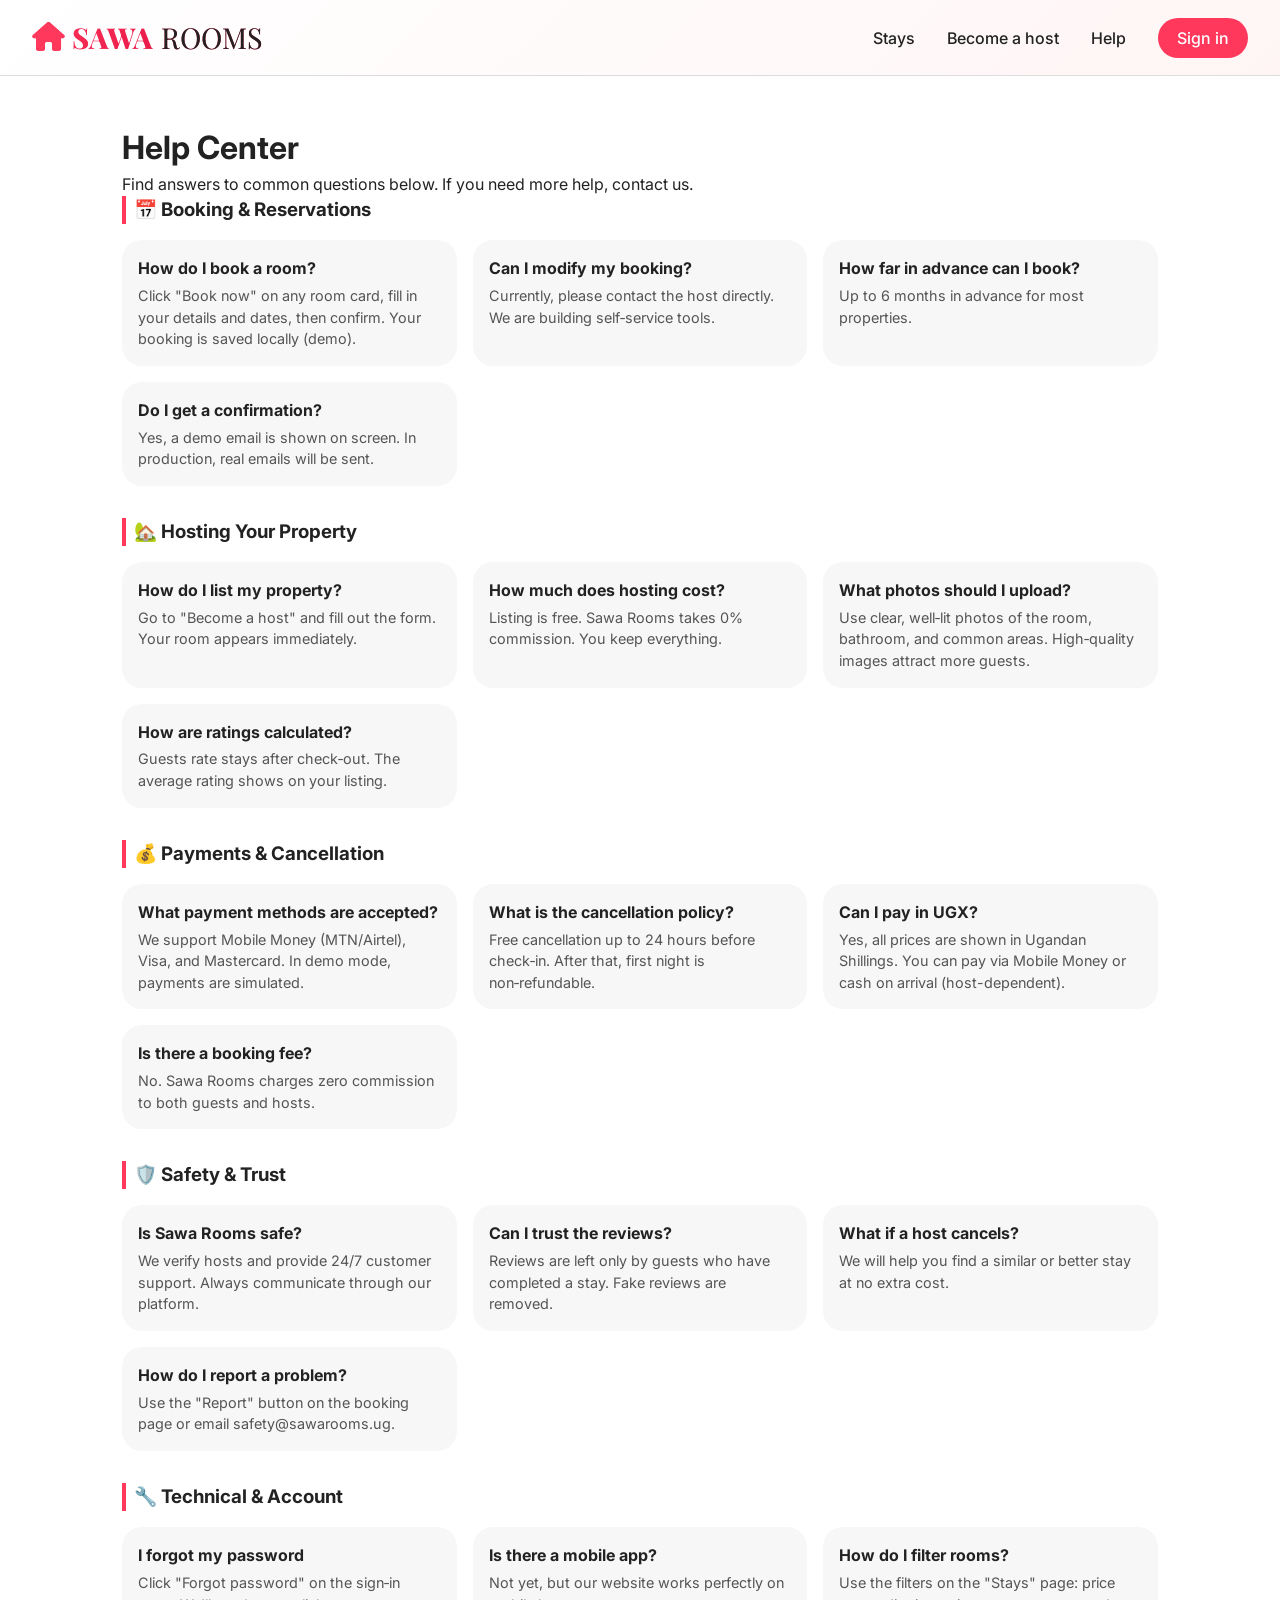
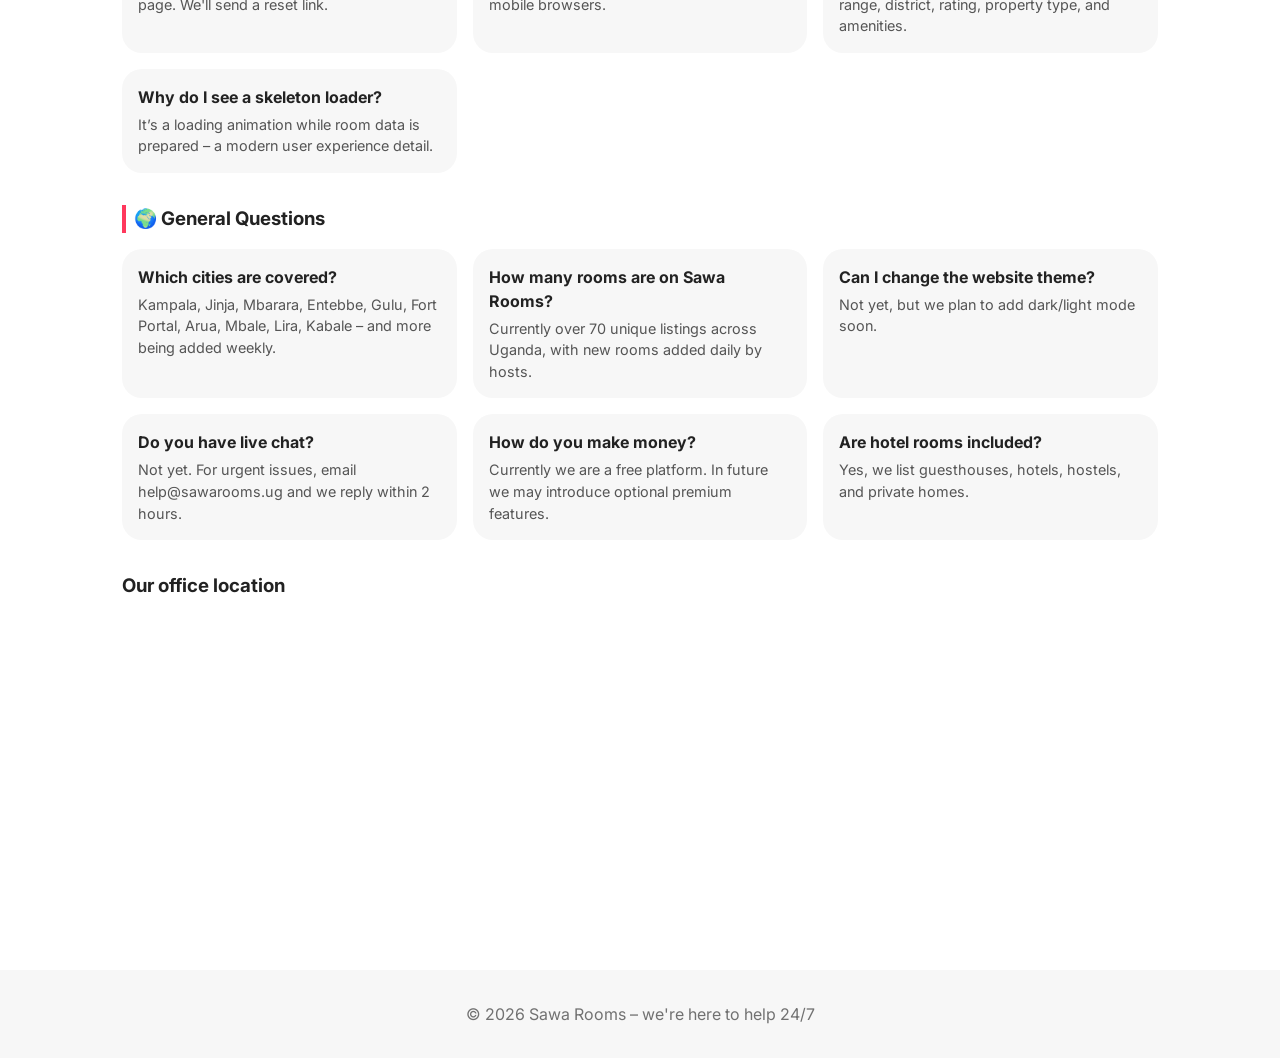
<file: help.html>
<!DOCTYPE html>
<html lang="en">
<head>
    <meta charset="UTF-8">
    <meta name="viewport" content="width=device-width, initial-scale=1.0">
    <title>Sawa Rooms – Help Center</title>
    <link rel="stylesheet" href="style.css">
    <link href="https://fonts.googleapis.com/css2?family=Inter:opsz,wght@300..700&family=Playfair+Display:wght@400;700;800&display=swap" rel="stylesheet">
    <link rel="stylesheet" href="https://cdnjs.cloudflare.com/ajax/libs/font-awesome/6.0.0-beta3/css/all.min.css">
</head>
<body>
<nav class="navbar">
    <div class="nav-container">
        <a href="index.html" class="logo"><i class="fas fa-home"></i> SAWA <span>ROOMS</span></a>
        <div class="nav-links">
            <a href="stays.html">Stays</a>
            <a href="host.html">Become a host</a>
            <a href="help.html">Help</a>
            <a href="signin.html" class="btn-small">Sign in</a>
        </div>
    </div>
</nav>
<main class="container" style="max-width: 1100px; margin: 3rem auto;">
    <h1>Help Center</h1>
    <p>Find answers to common questions below. If you need more help, contact us.</p>
    
    <div class="faq-category">
        <h3>📅 Booking & Reservations</h3>
        <div class="faq-grid">
            <div class="faq-item"><h4>How do I book a room?</h4><p>Click "Book now" on any room card, fill in your details and dates, then confirm. Your booking is saved locally (demo).</p></div>
            <div class="faq-item"><h4>Can I modify my booking?</h4><p>Currently, please contact the host directly. We are building self‑service tools.</p></div>
            <div class="faq-item"><h4>How far in advance can I book?</h4><p>Up to 6 months in advance for most properties.</p></div>
            <div class="faq-item"><h4>Do I get a confirmation?</h4><p>Yes, a demo email is shown on screen. In production, real emails will be sent.</p></div>
        </div>
    </div>
    
    <div class="faq-category">
        <h3>🏡 Hosting Your Property</h3>
        <div class="faq-grid">
            <div class="faq-item"><h4>How do I list my property?</h4><p>Go to "Become a host" and fill out the form. Your room appears immediately.</p></div>
            <div class="faq-item"><h4>How much does hosting cost?</h4><p>Listing is free. Sawa Rooms takes 0% commission. You keep everything.</p></div>
            <div class="faq-item"><h4>What photos should I upload?</h4><p>Use clear, well‑lit photos of the room, bathroom, and common areas. High‑quality images attract more guests.</p></div>
            <div class="faq-item"><h4>How are ratings calculated?</h4><p>Guests rate stays after check‑out. The average rating shows on your listing.</p></div>
        </div>
    </div>
    
    <div class="faq-category">
        <h3>💰 Payments & Cancellation</h3>
        <div class="faq-grid">
            <div class="faq-item"><h4>What payment methods are accepted?</h4><p>We support Mobile Money (MTN/Airtel), Visa, and Mastercard. In demo mode, payments are simulated.</p></div>
            <div class="faq-item"><h4>What is the cancellation policy?</h4><p>Free cancellation up to 24 hours before check‑in. After that, first night is non‑refundable.</p></div>
            <div class="faq-item"><h4>Can I pay in UGX?</h4><p>Yes, all prices are shown in Ugandan Shillings. You can pay via Mobile Money or cash on arrival (host-dependent).</p></div>
            <div class="faq-item"><h4>Is there a booking fee?</h4><p>No. Sawa Rooms charges zero commission to both guests and hosts.</p></div>
        </div>
    </div>
    
    <div class="faq-category">
        <h3>🛡️ Safety & Trust</h3>
        <div class="faq-grid">
            <div class="faq-item"><h4>Is Sawa Rooms safe?</h4><p>We verify hosts and provide 24/7 customer support. Always communicate through our platform.</p></div>
            <div class="faq-item"><h4>Can I trust the reviews?</h4><p>Reviews are left only by guests who have completed a stay. Fake reviews are removed.</p></div>
            <div class="faq-item"><h4>What if a host cancels?</h4><p>We will help you find a similar or better stay at no extra cost.</p></div>
            <div class="faq-item"><h4>How do I report a problem?</h4><p>Use the "Report" button on the booking page or email safety@sawarooms.ug.</p></div>
        </div>
    </div>
    
    <div class="faq-category">
        <h3>🔧 Technical & Account</h3>
        <div class="faq-grid">
            <div class="faq-item"><h4>I forgot my password</h4><p>Click "Forgot password" on the sign‑in page. We'll send a reset link.</p></div>
            <div class="faq-item"><h4>Is there a mobile app?</h4><p>Not yet, but our website works perfectly on mobile browsers.</p></div>
            <div class="faq-item"><h4>How do I filter rooms?</h4><p>Use the filters on the "Stays" page: price range, district, rating, property type, and amenities.</p></div>
            <div class="faq-item"><h4>Why do I see a skeleton loader?</h4><p>It’s a loading animation while room data is prepared – a modern user experience detail.</p></div>
        </div>
    </div>
    
    <div class="faq-category">
        <h3>🌍 General Questions</h3>
        <div class="faq-grid">
            <div class="faq-item"><h4>Which cities are covered?</h4><p>Kampala, Jinja, Mbarara, Entebbe, Gulu, Fort Portal, Arua, Mbale, Lira, Kabale – and more being added weekly.</p></div>
            <div class="faq-item"><h4>How many rooms are on Sawa Rooms?</h4><p>Currently over 70 unique listings across Uganda, with new rooms added daily by hosts.</p></div>
            <div class="faq-item"><h4>Can I change the website theme?</h4><p>Not yet, but we plan to add dark/light mode soon.</p></div>
            <div class="faq-item"><h4>Do you have live chat?</h4><p>Not yet. For urgent issues, email help@sawarooms.ug and we reply within 2 hours.</p></div>
            <div class="faq-item"><h4>How do you make money?</h4><p>Currently we are a free platform. In future we may introduce optional premium features.</p></div>
            <div class="faq-item"><h4>Are hotel rooms included?</h4><p>Yes, we list guesthouses, hotels, hostels, and private homes.</p></div>
        </div>
    </div>
    
    <!-- Google Maps -->
    <div style="margin: 2rem 0;">
        <h3>Our office location</h3>
        <iframe src="https://www.google.com/maps/embed?pb=!1m18!1m12!1m3!1d127637.25114802641!2d32.553848!3d0.347596!2m3!1f0!2f0!3f0!3m2!1i1024!2i768!4f13.1!3m3!1m2!1s0x177dabf5c0b0b0b1%3A0x6c7b4a5c4f6e8b9!2sKampala%2C%20Uganda!5e0!3m2!1sen!2s!4v1647899999999!5m2!1sen!2s" width="100%" height="300" style="border:0;" allowfullscreen="" loading="lazy"></iframe>
    </div>
</main>
<footer><p>© 2026 Sawa Rooms – we're here to help 24/7</p></footer>
</body>
</html>
</file>
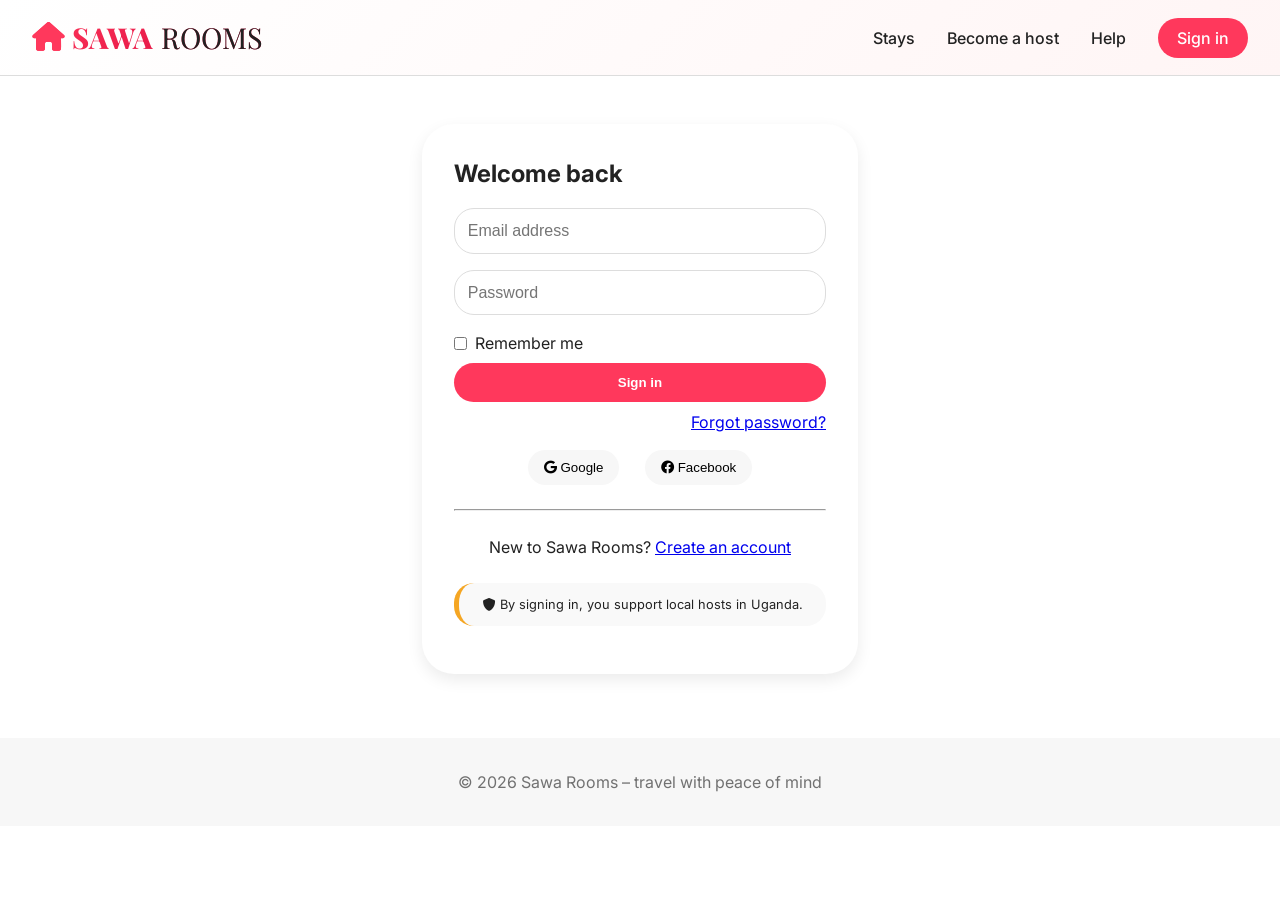
<file: signin.html>
<!DOCTYPE html>
<html lang="en">
<head>
    <meta charset="UTF-8">
    <meta name="viewport" content="width=device-width, initial-scale=1.0">
    <title>Sawa Rooms – Sign in</title>
    <link rel="stylesheet" href="style.css">
    <link href="https://fonts.googleapis.com/css2?family=Inter:opsz,wght@300..700&family=Playfair+Display:wght@400;700;800&display=swap" rel="stylesheet">
    <link rel="stylesheet" href="https://cdnjs.cloudflare.com/ajax/libs/font-awesome/6.0.0-beta3/css/all.min.css">
</head>
<body>
<nav class="navbar">
    <div class="nav-container">
        <a href="index.html" class="logo"><i class="fas fa-home"></i> SAWA <span>ROOMS</span></a>
        <div class="nav-links">
            <a href="stays.html">Stays</a>
            <a href="host.html">Become a host</a>
            <a href="help.html">Help</a>
            <a href="signin.html" class="btn-small">Sign in</a>
        </div>
    </div>
</nav>
<main class="container" style="max-width: 500px; margin: 3rem auto;">
    <div class="signin-card">
        <h2 style="margin-bottom: 1rem;">Welcome back</h2>
        <form id="signinForm">
            <div class="form-group"><input type="email" id="signinEmail" placeholder="Email address" required></div>
            <div class="form-group"><input type="password" id="signinPassword" placeholder="Password" required></div>
            <div class="checkbox-group">
                <input type="checkbox" id="rememberMe"> <label for="rememberMe">Remember me</label>
            </div>
            <button type="submit" class="btn" style="width:100%">Sign in</button>
            <div style="text-align: right; margin-top: 0.5rem;">
                <a href="#" id="forgotPassword">Forgot password?</a>
            </div>
        </form>
        <div class="social-login" style="display: flex; gap: 1rem; justify-content: center; margin: 1rem 0;">
            <button class="btn-social" id="googleSignin"><i class="fab fa-google"></i> Google</button>
            <button class="btn-social" id="facebookSignin"><i class="fab fa-facebook"></i> Facebook</button>
        </div>
        <hr style="margin: 1.5rem 0;">
        <p style="text-align: center;">New to Sawa Rooms? <a href="#" id="showSignup">Create an account</a></p>
        <div id="signupForm" style="display: none;">
            <h3>Sign up</h3>
            <form id="registerForm">
                <div class="form-group"><input type="text" id="signupName" placeholder="Full name" required></div>
                <div class="form-group"><input type="email" id="signupEmail" placeholder="Email" required></div>
                <div class="form-group"><input type="password" id="signupPassword" placeholder="Password" required></div>
                <div class="checkbox-group"><input type="checkbox" id="agreeTerms" required> <label for="agreeTerms">I agree to the Terms & Privacy Policy</label></div>
                <button type="submit" class="btn">Create account</button>
            </form>
        </div>
        <div id="authMessage" style="margin-top: 1rem; font-size: 0.9rem;"></div>
        <div class="local-impact" style="margin-top: 1.5rem; padding: 0.75rem; font-size: 0.8rem; background: #f9f9f9; border-radius: 20px;">
            <i class="fas fa-shield-alt"></i> By signing in, you support local hosts in Uganda.
        </div>
    </div>
</main>
<footer><p>© 2026 Sawa Rooms – travel with peace of mind</p></footer>
<script>
    document.getElementById('showSignup').addEventListener('click', (e) => {
        e.preventDefault();
        document.getElementById('signupForm').style.display = 'block';
        document.getElementById('showSignup').style.display = 'none';
    });
    document.getElementById('forgotPassword').addEventListener('click', (e) => {
        e.preventDefault();
        document.getElementById('authMessage').innerHTML = '📧 Password reset link sent to your email (demo).';
    });
    document.getElementById('googleSignin').addEventListener('click', () => {
        document.getElementById('authMessage').innerHTML = '🔐 Google sign‑in demo – would redirect to Google.';
    });
    document.getElementById('facebookSignin').addEventListener('click', () => {
        document.getElementById('authMessage').innerHTML = '🔐 Facebook sign‑in demo – would redirect to Facebook.';
    });
    document.getElementById('signinForm').addEventListener('submit', (e) => {
        e.preventDefault();
        const email = document.getElementById('signinEmail').value;
        const remember = document.getElementById('rememberMe').checked;
        if (email && document.getElementById('signinPassword').value.length >= 1) {
            localStorage.setItem('sawaUser', JSON.stringify({ email, name: 'Guest', remember }));
            document.getElementById('authMessage').innerHTML = '✅ Signed in successfully. <a href="index.html">Go home</a>';
            if (remember) {
                localStorage.setItem('sawaRememberEmail', email);
            } else {
                localStorage.removeItem('sawaRememberEmail');
            }
        } else {
            document.getElementById('authMessage').innerHTML = '⚠️ Please enter a valid email and password.';
        }
    });
    document.getElementById('registerForm').addEventListener('submit', (e) => {
        e.preventDefault();
        const name = document.getElementById('signupName').value;
        const email = document.getElementById('signupEmail').value;
        const password = document.getElementById('signupPassword').value;
        const agree = document.getElementById('agreeTerms').checked;
        if (!name || !email || !password || !agree) {
            document.getElementById('authMessage').innerHTML = '⚠️ Please fill all fields and agree to terms.';
            return;
        }
        localStorage.setItem('sawaUser', JSON.stringify({ email, name }));
        document.getElementById('authMessage').innerHTML = '✅ Account created! <a href="index.html">Start browsing</a>';
        document.getElementById('signupForm').style.display = 'none';
    });
    const rememberedEmail = localStorage.getItem('sawaRememberEmail');
    if (rememberedEmail) {
        document.getElementById('signinEmail').value = rememberedEmail;
        document.getElementById('rememberMe').checked = true;
    }
</script>
</body>
</html>
</file>
<file: style.css>
/* RESET & GLOBAL */
* {
  margin: 0;
  padding: 0;
  box-sizing: border-box;
}

body {
  font-family: 'Inter', system-ui, -apple-system, sans-serif;
  background: #FFFFFF;
  color: #222222;
  line-height: 1.5;
}

:root {
  --primary: #FF385C;
  --primary-dark: #D7043A;
  --secondary: #00A699;
  --dark: #222222;
  --light-gray: #F7F7F7;
  --border: #DDDDDD;
  --shadow: 0 6px 16px rgba(0,0,0,0.08);
  --shadow-hover: 0 12px 24px rgba(0,0,0,0.12);
}

.container {
  max-width: 1280px;
  margin: 0 auto;
  padding: 0 2rem;
}

/* Buttons */
.btn {
  display: inline-block;
  background: var(--primary);
  color: white;
  border: none;
  padding: 0.75rem 1.5rem;
  border-radius: 40px;
  font-weight: 600;
  cursor: pointer;
  text-decoration: none;
  transition: all 0.2s;
}
.btn:hover {
  background: var(--primary-dark);
  transform: translateY(-1px);
}
.btn-outline {
  background: transparent;
  border: 1.5px solid var(--primary);
  color: var(--primary);
}
.btn-outline:hover {
  background: var(--primary);
  color: white;
}
.btn-small {
  background: var(--primary);
  color: white !important;
  padding: 0.5rem 1.2rem;
  border-radius: 40px;
}
.btn-social {
  background: var(--light-gray);
  border: none;
  border-radius: 40px;
  padding: 0.6rem 1rem;
  margin: 0 0.3rem;
  cursor: pointer;
  font-weight: 500;
}

/* Navbar */
.navbar {
  background: linear-gradient(135deg, #FFFFFF 0%, #FFF5F5 100%);
  border-bottom: 1px solid var(--border);
  position: sticky;
  top: 0;
  z-index: 100;
  backdrop-filter: blur(2px);
}
.nav-container {
  display: flex;
  justify-content: space-between;
  align-items: center;
  padding: 1rem 2rem;
  max-width: 1400px;
  margin: 0 auto;
}
.logo {
  font-size: 1.8rem;
  font-weight: 800;
  text-decoration: none;
  display: flex;
  align-items: center;
  gap: 0.5rem;
  font-family: 'Playfair Display', serif;
  background: linear-gradient(135deg, var(--primary), var(--primary-dark));
  -webkit-background-clip: text;
  background-clip: text;
  color: transparent;
}
.logo i {
  background: none;
  color: var(--primary);
  font-size: 1.8rem;
}
.logo span {
  font-weight: 400;
  color: var(--dark);
  background: none;
  -webkit-background-clip: unset;
  background-clip: unset;
}
.nav-links {
  display: flex;
  gap: 2rem;
  align-items: center;
}
.nav-links a {
  text-decoration: none;
  color: var(--dark);
  font-weight: 500;
}
.nav-links a:hover {
  color: var(--primary);
}

/* Hero with background image */
.hero-image {
  background-image: linear-gradient(rgba(0,0,0,0.4), rgba(0,0,0,0.4)), url('https://images.pexels.com/photos/258154/pexels-photo-258154.jpeg?auto=compress&cs=tinysrgb&w=1600');
  background-size: cover;
  background-position: center;
  color: white;
  padding: 6rem 2rem;
  text-align: center;
}
.hero-image h1 {
  font-size: 3rem;
  margin-bottom: 1rem;
}
.hero-image p {
  font-size: 1.2rem;
  margin-bottom: 2rem;
}
.search-banner {
  background: white;
  border-radius: 60px;
  display: inline-flex;
  padding: 0.25rem;
  max-width: 700px;
  width: 100%;
}
.search-banner input {
  flex: 1;
  padding: 1rem 1.5rem;
  border: none;
  border-radius: 60px;
  font-size: 1rem;
}
.search-banner button {
  background: var(--primary);
  border: none;
  padding: 0 2rem;
  border-radius: 60px;
  color: white;
  font-weight: bold;
  cursor: pointer;
}

/* Categories grid */
.categories {
  margin: 3rem 0;
}
.category-grid {
  display: grid;
  grid-template-columns: repeat(auto-fit, minmax(150px, 1fr));
  gap: 1.5rem;
}
.category-card {
  text-align: center;
  cursor: pointer;
}
.category-card img {
  width: 100%;
  border-radius: 20px;
  aspect-ratio: 1 / 1;
  object-fit: cover;
  transition: transform 0.2s;
}
.category-card:hover img {
  transform: scale(1.02);
}

/* Rooms grid */
.rooms-grid {
  display: grid;
  grid-template-columns: repeat(auto-fill, minmax(280px, 1fr));
  gap: 2rem;
  margin: 2rem 0;
}
.rooms-grid.list-view {
  display: flex;
  flex-direction: column;
  gap: 1rem;
}
.rooms-grid.list-view .room-card {
  display: flex;
  flex-direction: row;
  height: 180px;
}
.rooms-grid.list-view .room-img {
  width: 180px;
  height: 100%;
}
.rooms-grid.list-view .room-info {
  flex: 1;
}
.room-card {
  background: white;
  border-radius: 20px;
  overflow: hidden;
  transition: all 0.25s;
  box-shadow: var(--shadow);
  position: relative;
}
.room-card:hover {
  transform: translateY(-4px);
  box-shadow: var(--shadow-hover);
}
.room-img {
  height: 220px;
  background-size: cover;
  background-position: center;
  background-color: #f0f0f0;
  cursor: pointer;
}
.wishlist-icon {
  position: absolute;
  top: 12px;
  right: 12px;
  font-size: 1.4rem;
  color: white;
  text-shadow: 0 0 2px black;
  cursor: pointer;
  z-index: 2;
}
.room-info {
  padding: 1rem;
}
.room-title {
  font-weight: 600;
  font-size: 1.1rem;
}
.host-info {
  display: flex;
  align-items: center;
  gap: 0.5rem;
  margin-top: 0.5rem;
  font-size: 0.85rem;
  color: #717171;
}
.host-avatar {
  width: 24px;
  height: 24px;
  border-radius: 50%;
  background: #ddd;
}
.review-stars {
  color: var(--primary);
  font-size: 0.8rem;
  letter-spacing: 2px;
}
.room-price {
  font-weight: 700;
  color: var(--primary);
  margin-top: 0.5rem;
}
.room-actions {
  display: flex;
  gap: 0.5rem;
  margin-top: 0.8rem;
}
.room-actions button {
  background: none;
  border: none;
  cursor: pointer;
  font-size: 0.8rem;
  color: #555;
}
.room-actions button:hover {
  color: var(--primary);
}

/* Filter sidebar */
.filter-sidebar {
  background: white;
  border-radius: 20px;
  padding: 1.5rem;
  border: 1px solid var(--border);
  position: sticky;
  top: 100px;
}
.filter-group {
  margin-bottom: 1.5rem;
}
.filter-group label {
  font-weight: 600;
  display: block;
  margin-bottom: 0.5rem;
}
.price-range {
  display: flex;
  gap: 1rem;
  align-items: center;
}
input[type="range"] {
  flex: 1;
}
.amenities-list {
  display: grid;
  grid-template-columns: repeat(2, 1fr);
  gap: 0.5rem;
}

/* Map placeholder */
.map-placeholder {
  background: #f0f0f0;
  height: 200px;
  border-radius: 20px;
  display: flex;
  align-items: center;
  justify-content: center;
  margin: 1rem 0;
  background-size: cover;
}

/* Modal */
.modal {
  display: none;
  position: fixed;
  top: 0; left: 0;
  width: 100%; height: 100%;
  background: rgba(0,0,0,0.6);
  align-items: center;
  justify-content: center;
  z-index: 1000;
}
.modal-content {
  background: white;
  max-width: 500px;
  width: 90%;
  border-radius: 32px;
  padding: 2rem;
  position: relative;
}
.close {
  position: absolute;
  right: 1.5rem;
  top: 1rem;
  font-size: 1.8rem;
  cursor: pointer;
}

/* Loading skeleton */
.skeleton-card {
  background: #f0f0f0;
  border-radius: 20px;
  height: 320px;
  animation: pulse 1.5s infinite;
}
@keyframes pulse {
  0% { opacity: 0.6; }
  50% { opacity: 1; }
  100% { opacity: 0.6; }
}

/* Footer */
footer {
  background: var(--light-gray);
  text-align: center;
  padding: 2rem;
  margin-top: 4rem;
  color: #717171;
}
.social-icons {
  display: flex;
  gap: 1rem;
  justify-content: center;
  margin-top: 1rem;
}
.social-icons a {
  color: #717171;
  font-size: 1.5rem;
}

/* FAQ page */
.faq-category {
  margin-bottom: 2rem;
}
.faq-category h3 {
  margin-bottom: 1rem;
  padding-left: 0.5rem;
  border-left: 4px solid var(--primary);
}
.faq-grid {
  display: grid;
  grid-template-columns: repeat(auto-fill, minmax(300px, 1fr));
  gap: 1rem;
  margin-bottom: 1.5rem;
}
.faq-item {
  background: var(--light-gray);
  border-radius: 20px;
  padding: 1rem;
}
.faq-item h4 {
  margin-bottom: 0.3rem;
}
.faq-item p {
  font-size: 0.9rem;
  color: #555;
}

/* Sign in page */
.signin-card {
  background: white;
  border-radius: 32px;
  padding: 2rem;
  box-shadow: var(--shadow);
}
.form-group {
  margin-bottom: 1rem;
}
.form-group input, .form-group select {
  width: 100%;
  padding: 0.8rem;
  border-radius: 20px;
  border: 1px solid var(--border);
  font-size: 1rem;
}
.checkbox-group {
  display: flex;
  align-items: center;
  gap: 0.5rem;
  margin: 0.5rem 0;
}

/* View toggle */
.view-toggle {
  display: flex;
  gap: 0.5rem;
}
.view-toggle button {
  background: var(--light-gray);
  border: none;
  padding: 0.4rem 0.8rem;
  border-radius: 40px;
  cursor: pointer;
}
.view-toggle button.active {
  background: var(--primary);
  color: white;
}

/* Load more button */
.load-more-container {
  text-align: center;
  margin: 2rem 0;
}

/* Lightbox */
.lightbox {
  display: none;
  position: fixed;
  top: 0;
  left: 0;
  width: 100%;
  height: 100%;
  background: rgba(0,0,0,0.9);
  z-index: 2000;
  justify-content: center;
  align-items: center;
  cursor: pointer;
}
.lightbox img {
  max-width: 90%;
  max-height: 90%;
  border-radius: 16px;
  box-shadow: 0 0 20px rgba(0,0,0,0.3);
}
.lightbox.active {
  display: flex;
}

/* Back to top button */
#backToTop {
  position: fixed;
  bottom: 30px;
  right: 30px;
  background: var(--primary);
  color: white;
  border: none;
  border-radius: 50%;
  width: 50px;
  height: 50px;
  font-size: 1.5rem;
  cursor: pointer;
  display: none;
  z-index: 1000;
  transition: 0.2s;
  box-shadow: var(--shadow);
}
#backToTop:hover {
  background: var(--primary-dark);
  transform: scale(1.05);
}

/* Counter animation */
.stat-number {
  display: inline-block;
  animation: countUp 1.5s ease-out forwards;
}
@keyframes countUp {
  from { opacity: 0; transform: translateY(10px); }
  to { opacity: 1; transform: translateY(0); }
}

/* Stays page layout fix */
@media (max-width: 768px) {
  .nav-container { flex-wrap: wrap; gap: 1rem; justify-content: center; }
  .hero-image h1 { font-size: 2rem; }
  .filter-sidebar {
    position: static !important;
    width: 100% !important;
    margin-bottom: 1rem;
  }
  .rooms-grid {
    grid-template-columns: 1fr !important;
  }
}

/* Local impact banner (used in some pages) */
.local-impact {
  background: linear-gradient(135deg, #F5A62320, #FF385C20);
  border-left: 5px solid #F5A623;
  padding: 1rem;
  border-radius: 20px;
  margin: 1rem 0;
  text-align: center;
}
</file>
